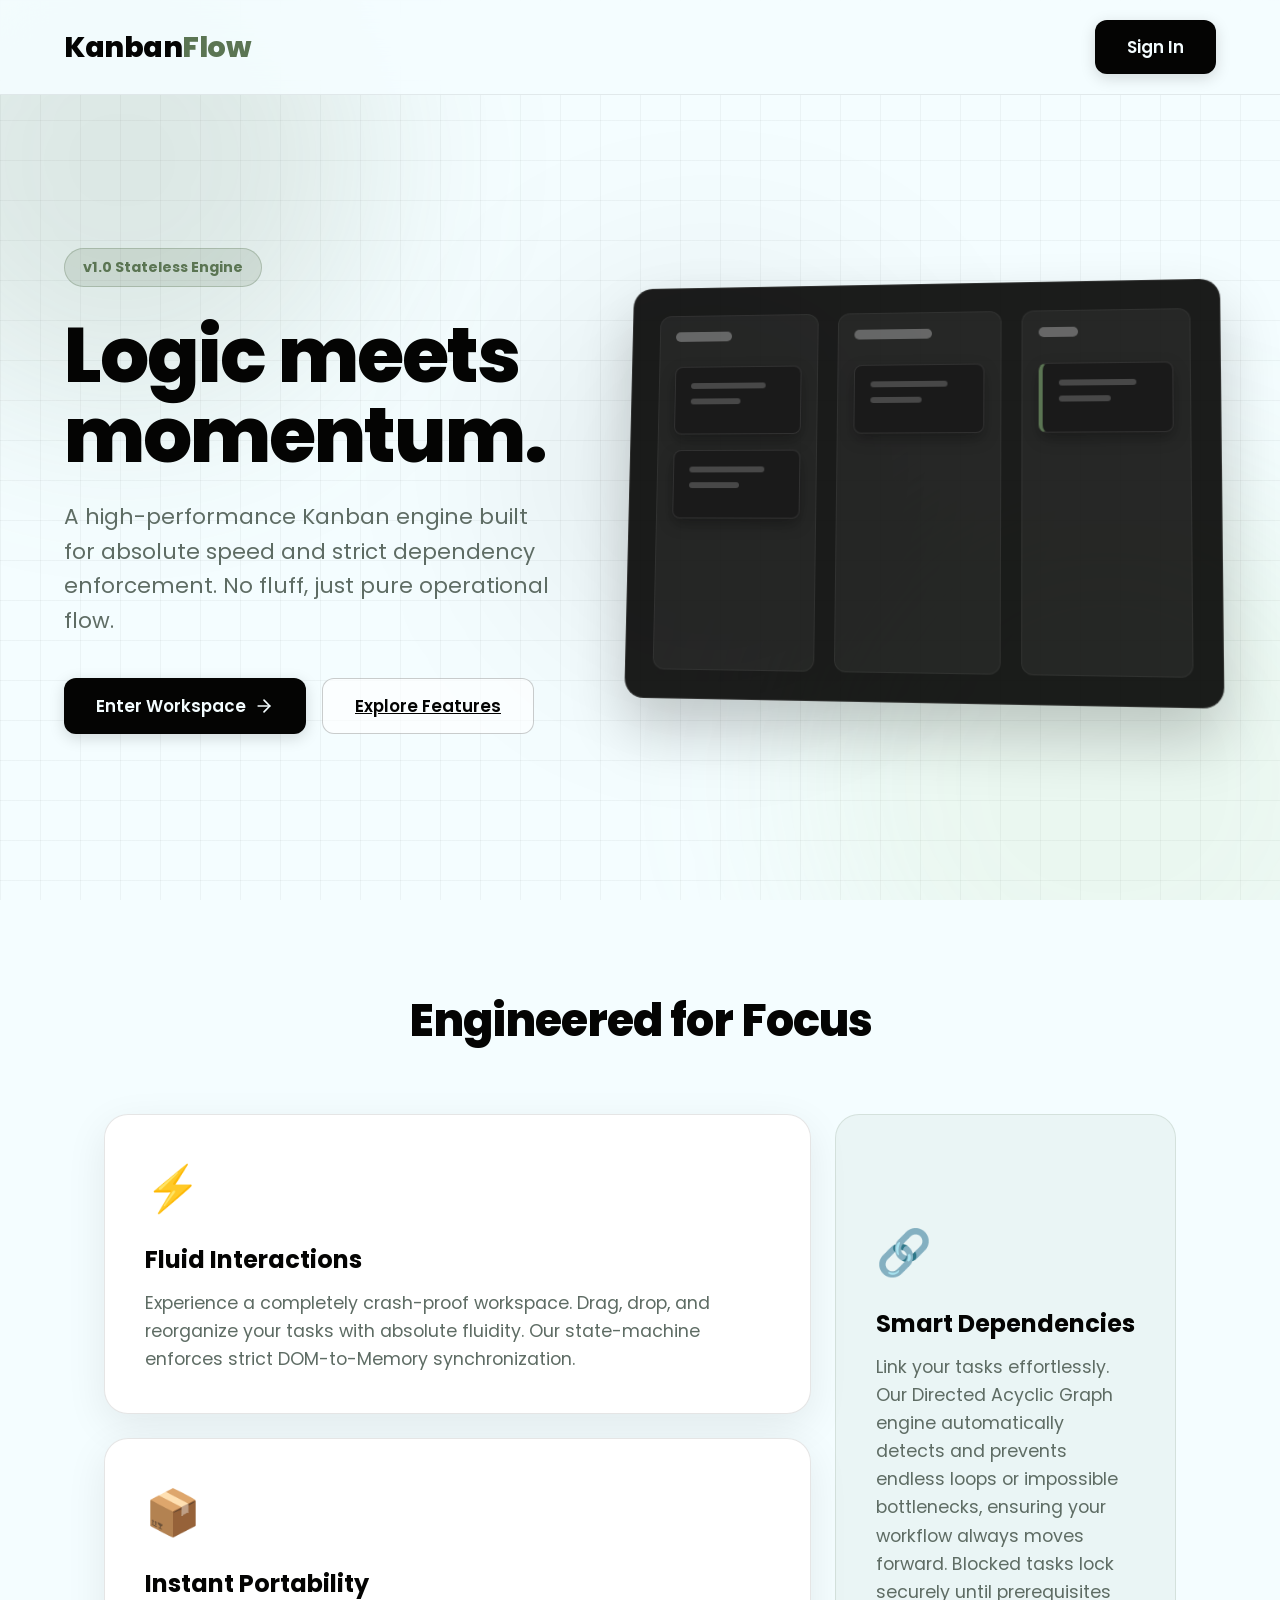
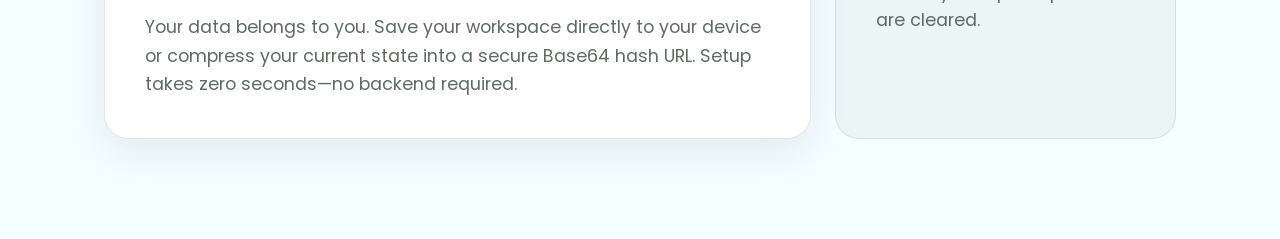
<file: index.html>
<!DOCTYPE html>
<html lang="en">
<head>
    <meta charset="UTF-8">
    <meta name="viewport" content="width=device-width, initial-scale=1.0">
    <title>KanbanFlow | Master Your Workflow</title>
    <link href="https://fonts.googleapis.com/css2?family=Poppins:wght@300;400;500;600;700;800&display=swap" rel="stylesheet">
    
    <style>
        /* ==========================================
           1. CORE VARIABLES & RESET
           ========================================== */
        :root {
            --bg-main: #F4FDFF; 
            --text-main: #040403; 
            --text-muted: #5e6c64;
            --accent: #5B7553; 
            --accent-hover: #455a3f; 
            --error: #e74c3c;
            --glass-bg: rgba(255, 255, 255, 0.6);
            --glass-border: rgba(4, 4, 3, 0.1); 
            --shadow: 0 12px 40px 0 rgba(4, 4, 3, 0.08);
        }

        * { box-sizing: border-box; margin: 0; padding: 0; font-family: 'Poppins', sans-serif; }
        
        body { 
            background-color: var(--bg-main); 
            color: var(--text-main); 
            overflow-x: hidden; 
            min-height: 100vh;
            position: relative;
        }

        /* ==========================================
           2. TEXTURED HARDWARE-ACCELERATED BACKGROUND
           ========================================== */
        .ambient-bg {
            position: fixed; top: 0; left: 0; width: 100vw; height: 100vh;
            z-index: -1; overflow: hidden; pointer-events: none;
            background-color: var(--bg-main);
            background-image: 
                linear-gradient(rgba(4, 4, 3, 0.04) 1px, transparent 1px),
                linear-gradient(90deg, rgba(4, 4, 3, 0.04) 1px, transparent 1px);
            background-size: 40px 40px;
        }

        .orb {
            position: absolute; border-radius: 50%; filter: blur(90px);
            animation: float 20s infinite ease-in-out alternate;
        }

        .orb-1 { width: 500px; height: 500px; background: rgba(91, 117, 83, 0.15); top: -10%; left: -10%; animation-delay: 0s; }
        .orb-2 { width: 600px; height: 600px; background: rgba(144, 190, 109, 0.1); bottom: -20%; right: -10%; animation-delay: -5s; }
        .orb-3 { width: 400px; height: 400px; background: rgba(4, 4, 3, 0.06); top: 30%; left: 40%; animation-duration: 25s; }

        @keyframes float {
            0% { transform: translate(0, 0) scale(1); }
            50% { transform: translate(40px, 20px) scale(1.05); }
            100% { transform: translate(-20px, 40px) scale(0.95); }
        }

        /* ==========================================
           3. UI COMPONENTS & GLASSMORPHISM
           ========================================== */
        .glass-panel {
            background: var(--glass-bg);
            backdrop-filter: blur(16px);
            -webkit-backdrop-filter: blur(16px);
            border: 1px solid var(--glass-border);
            box-shadow: var(--shadow);
        }

        nav {
            display: flex; justify-content: space-between; align-items: center;
            padding: 20px 5%; position: sticky; top: 0; z-index: 100;
            background: rgba(244, 253, 255, 0.9);
            backdrop-filter: blur(20px);
            border-bottom: 1px solid rgba(4, 4, 3, 0.08);
            animation: slideDown 0.8s cubic-bezier(0.16, 1, 0.3, 1);
        }

        .logo { font-size: 1.8rem; font-weight: 800; letter-spacing: -0.5px; }
        .logo span { color: var(--accent); }

        .btn {
            padding: 14px 32px; border-radius: 12px; font-weight: 600; cursor: pointer;
            transition: all 0.3s cubic-bezier(0.16, 1, 0.3, 1); border: none; font-size: 1.05rem; outline: none;
            display: inline-flex; align-items: center; gap: 8px;
        }

        .btn-solid { 
            background: var(--text-main); color: var(--bg-main); 
            box-shadow: 0 4px 15px rgba(0,0,0,0.15);
        }
        .btn-solid:hover { 
            background: var(--accent); transform: translateY(-3px); 
            box-shadow: 0 12px 25px rgba(91, 117, 83, 0.3); 
        }

        .btn-outline { 
            background: var(--glass-bg); border: 1px solid rgba(4, 4, 3, 0.2); 
            color: var(--text-main); backdrop-filter: blur(10px);
        }
        .btn-outline:hover { background: rgba(4, 4, 3, 0.08); transform: translateY(-3px); }

        /* ==========================================
           4. HERO SECTION & HIGH-CONTRAST VISUAL
           ========================================== */
        .hero {
            display: flex; align-items: center; justify-content: space-between;
            min-height: 88vh; padding: 0 5%; max-width: 1500px; margin: 0 auto; gap: 60px;
        }

        .hero-content { flex: 1; max-width: 650px; }

        .hero-badge {
            display: inline-block; padding: 8px 18px; background: rgba(91, 117, 83, 0.15);
            color: var(--accent); border-radius: 30px; font-size: 0.9rem; font-weight: 700;
            margin-bottom: 28px; border: 1px solid rgba(91, 117, 83, 0.3);
            opacity: 0; animation: fadeUp 1s cubic-bezier(0.16, 1, 0.3, 1) forwards 0.1s;
        }

        .hero h1 {
            font-size: clamp(3.5rem, 6vw, 6rem); line-height: 1.05; font-weight: 800;
            letter-spacing: -2px; margin-bottom: 24px; color: var(--text-main);
            opacity: 0; animation: fadeUp 1s cubic-bezier(0.16, 1, 0.3, 1) forwards 0.2s;
        }

        .hero p {
            font-size: 1.35rem; color: var(--text-muted); margin-bottom: 40px; font-weight: 400; line-height: 1.6;
            opacity: 0; animation: fadeUp 1s cubic-bezier(0.16, 1, 0.3, 1) forwards 0.4s;
        }

        .hero-actions {
            display: flex; gap: 16px; flex-wrap: wrap;
            opacity: 0; animation: fadeUp 1s cubic-bezier(0.16, 1, 0.3, 1) forwards 0.6s;
        }

        .hero-visual {
            flex: 1.2; display: flex; justify-content: center; position: relative;
            opacity: 0; animation: fadeUp 1s cubic-bezier(0.16, 1, 0.3, 1) forwards 0.5s;
        }

        .abstract-board {
            width: 100%; max-width: 650px; height: 420px; border-radius: 20px;
            display: flex; gap: 20px; padding: 28px; 
            background: rgba(4, 4, 3, 0.9); 
            backdrop-filter: blur(20px);
            border: 1px solid rgba(255, 255, 255, 0.1); 
            box-shadow: 0 30px 60px rgba(0,0,0,0.2);
            transform: perspective(1200px) rotateY(-6deg) rotateX(4deg);
            transition: transform 0.5s ease, box-shadow 0.5s ease;
        }
        .abstract-board:hover { 
            transform: perspective(1200px) rotateY(0deg) rotateX(0deg); 
            box-shadow: 0 40px 80px rgba(0,0,0,0.3);
        }

        .ab-col {
            flex: 1; background: rgba(255, 255, 255, 0.05); border-radius: 12px;
            border: 1px solid rgba(255, 255, 255, 0.05); padding: 16px;
            display: flex; flex-direction: column; gap: 16px;
        }

        .ab-header { height: 10px; width: 45%; background: rgba(255, 255, 255, 0.3); border-radius: 5px; margin-bottom: 10px; }

        .ab-card {
            height: 70px; background: #1a1a1a; border-radius: 8px; border: 1px solid rgba(255, 255, 255, 0.1);
            box-shadow: 0 6px 15px rgba(0,0,0,0.3); position: relative;
            animation: cardFloat 4s infinite ease-in-out;
        }

        .ab-card::after { content: ''; position: absolute; top: 16px; left: 16px; width: 60%; height: 6px; background: rgba(255, 255, 255, 0.2); border-radius: 3px; }
        .ab-card::before { content: ''; position: absolute; top: 32px; left: 16px; width: 40%; height: 6px; background: rgba(255, 255, 255, 0.2); border-radius: 3px; }

        .ab-card:nth-child(2) { animation-delay: -1s; }
        .ab-card:nth-child(3) { animation-delay: -2s; }
        .ab-col:nth-child(2) .ab-card:first-of-type { border-left: 4px solid var(--error); } 
        .ab-col:nth-child(3) .ab-card { border-left: 4px solid var(--accent); } 

        @keyframes cardFloat { 0%, 100% { transform: translateY(0); } 50% { transform: translateY(-6px); } }
        @keyframes slideDown { from { transform: translateY(-100%); opacity: 0; } to { transform: translateY(0); opacity: 1; } }
        @keyframes fadeUp { from { transform: translateY(30px); opacity: 0; } to { transform: translateY(0); opacity: 1; } }

        /* ==========================================
           5. BENTO BOX FEATURES GRID
           ========================================== */
        .features { padding: 100px 5%; max-width: 1200px; margin: 0 auto; }
        .features-header { text-align: center; margin-bottom: 60px; }
        .features-header h2 { font-size: 2.8rem; font-weight: 800; margin-bottom: 10px; letter-spacing: -1px;}

        .bento-grid {
            display: grid;
            grid-template-columns: repeat(3, 1fr);
            grid-template-rows: repeat(2, minmax(220px, auto));
            gap: 24px;
        }

        .bento-card {
            padding: 40px; border-radius: 24px; transition: all 0.4s cubic-bezier(0.16, 1, 0.3, 1);
            opacity: 0; transform: translateY(40px);
            display: flex; flex-direction: column; justify-content: center;
        }

        .bento-card.visible { opacity: 1; transform: translateY(0); }
        .bento-card:hover { transform: translateY(-5px); box-shadow: 0 20px 40px rgba(4, 4, 3, 0.08); border-color: var(--accent); }

        .card-main { grid-column: span 2; grid-row: span 1; background: #fff; }
        .card-tall { grid-column: span 1; grid-row: span 2; background: rgba(91, 117, 83, 0.06); border: 1px solid rgba(91, 117, 83, 0.15); }
        .card-wide { grid-column: span 2; grid-row: span 1; background: #fff; }

        .card-icon { font-size: 2.8rem; margin-bottom: 20px; }
        .bento-card h3 { font-size: 1.5rem; font-weight: 700; margin-bottom: 12px; color: var(--text-main); }
        .bento-card p { font-size: 1.1rem; color: var(--text-muted); line-height: 1.6; }

        /* ==========================================
           6. NATIVE DIALOG (PSEUDO-LOGIN)
           ========================================== */
        dialog {
            margin: auto; border: 1px solid var(--glass-border); border-radius: 24px;
            padding: 40px; width: 90%; max-width: 420px; background: rgba(255, 255, 255, 0.95);
            box-shadow: 0 25px 50px -12px rgba(0, 0, 0, 0.3);
            transition: opacity 0.3s ease, transform 0.3s ease;
        }

        dialog[open] { animation: modalPop 0.4s cubic-bezier(0.16, 1, 0.3, 1) forwards; }
        dialog::backdrop { background: rgba(4, 4, 3, 0.5); backdrop-filter: blur(8px); animation: fadeIn 0.3s forwards; }

        @keyframes modalPop { from { transform: scale(0.95) translateY(20px); opacity: 0; } to { transform: scale(1) translateY(0); opacity: 1; } }
        @keyframes fadeIn { from { opacity: 0; } to { opacity: 1; } }

        .modal-header { margin-bottom: 30px; text-align: center; }
        .modal-header h2 { font-size: 1.8rem; font-weight: 700; margin-bottom: 5px; color: var(--text-main); }

        .input-group { margin-bottom: 20px; text-align: left; }
        .input-group label { display: block; font-size: 0.95rem; font-weight: 600; margin-bottom: 8px; color: var(--text-muted); }
        .input-group input {
            width: 100%; padding: 14px; border-radius: 10px; border: 2px solid rgba(4,4,3,0.15);
            background: rgba(255,255,255,0.8); font-size: 1.05rem; color: var(--text-main);
            transition: all 0.3s ease; outline: none;
        }
        .input-group input:focus { border-color: var(--accent); background: #fff; box-shadow: 0 0 0 4px rgba(91, 117, 83, 0.15); }

        .dialog-actions { display: flex; flex-direction: column; gap: 12px; margin-top: 30px; }
        .dialog-actions .btn { width: 100%; justify-content: center; }

        /* ==========================================
           7. MOBILE RESPONSIVENESS
           ========================================== */
        @media (max-width: 900px) {
            .hero { flex-direction: column; text-align: center; justify-content: center; padding-top: 60px; }
            .hero-actions { justify-content: center; }
            .abstract-board { transform: none; margin-top: 40px; }
            .abstract-board:hover { transform: none; }
            .bento-grid { grid-template-columns: 1fr; }
            .card-main, .card-tall, .card-wide { grid-column: span 1; grid-row: span 1; }
        }
    </style>
</head>
<body>

    <div class="ambient-bg">
        <div class="orb orb-1"></div>
        <div class="orb orb-2"></div>
        <div class="orb orb-3"></div>
    </div>

    <nav>
        <div class="logo">Kanban<span>Flow</span></div>
        <button class="btn btn-solid" onclick="openLogin()">Sign In</button>
    </nav>

    <section class="hero">
        <div class="hero-content">
            <span class="hero-badge">v1.0 Stateless Engine</span>
            <h1>Logic meets momentum.</h1>
            <p>A high-performance Kanban engine built for absolute speed and strict dependency enforcement. No fluff, just pure operational flow.</p>
            <div class="hero-actions">
                <button class="btn btn-solid" onclick="openLogin()">
                    Enter Workspace 
                    <svg width="20" height="20" viewBox="0 0 24 24" fill="none" stroke="currentColor" stroke-width="2" stroke-linecap="round" stroke-linejoin="round"><line x1="5" y1="12" x2="19" y2="12"></line><polyline points="12 5 19 12 12 19"></polyline></svg>
                </button>
                <a href="#features" class="btn btn-outline">Explore Features</a>
            </div>
        </div>
        
        <div class="hero-visual">
            <div class="abstract-board">
                <div class="ab-col">
                    <div class="ab-header"></div>
                    <div class="ab-card"></div>
                    <div class="ab-card"></div>
                </div>
                <div class="ab-col">
                    <div class="ab-header" style="width: 60%;"></div>
                    <div class="ab-card"></div>
                </div>
                <div class="ab-col">
                    <div class="ab-header" style="width: 30%;"></div>
                    <div class="ab-card"></div>
                </div>
            </div>
        </div>
    </section>

    <section id="features" class="features">
        <div class="features-header">
            <h2>Engineered for Focus</h2>
        </div>
        
        <div class="bento-grid">
            <div class="bento-card card-main glass-panel observe-me">
                <div class="card-icon">⚡</div>
                <h3>Fluid Interactions</h3>
                <p>Experience a completely crash-proof workspace. Drag, drop, and reorganize your tasks with absolute fluidity. Our state-machine enforces strict DOM-to-Memory synchronization.</p>
            </div>

            <div class="bento-card card-tall observe-me" style="transition-delay: 0.1s;">
                <div class="card-icon">🔗</div>
                <h3>Smart Dependencies</h3>
                <p>Link your tasks effortlessly. Our Directed Acyclic Graph engine automatically detects and prevents endless loops or impossible bottlenecks, ensuring your workflow always moves forward. Blocked tasks lock securely until prerequisites are cleared.</p>
            </div>

            <div class="bento-card card-wide glass-panel observe-me" style="transition-delay: 0.2s;">
                <div class="card-icon">📦</div>
                <h3>Instant Portability</h3>
                <p>Your data belongs to you. Save your workspace directly to your device or compress your current state into a secure Base64 hash URL. Setup takes zero seconds—no backend required.</p>
            </div>
        </div>
    </section>

    <dialog id="loginModal" class="glass-panel">
        <form id="loginForm">
            <div class="modal-header">
                <h2>Welcome Back</h2>
                <p style="color: var(--text-muted); font-size: 0.9rem;">Initialize your local session.</p>
            </div>
            
            <div class="input-group">
                <label for="username">Username</label>
                <input type="text" id="username" placeholder="Enter any username" required autocomplete="off">
            </div>
            
            <div class="input-group">
                <label for="password">Password</label>
                <input type="password" id="password" placeholder="••••••••" required>
            </div>

            <div class="dialog-actions">
                <button type="submit" class="btn btn-solid">Initialize Engine</button>
                <button type="button" class="btn btn-outline" onclick="closeLogin()">Cancel</button>
            </div>
        </form>
    </dialog>

    <script>
        // Intersection Observer for Scroll Animations
        const observerOptions = { root: null, rootMargin: '0px', threshold: 0.2 };
        const observer = new IntersectionObserver((entries, observer) => {
            entries.forEach(entry => {
                if (entry.isIntersecting) {
                    entry.target.classList.add('visible');
                    observer.unobserve(entry.target); 
                }
            });
        }, observerOptions);
        document.querySelectorAll('.observe-me').forEach(el => observer.observe(el));

        // Modal Logic
        const modal = document.getElementById('loginModal');
        const form = document.getElementById('loginForm');

        function openLogin() {
            modal.showModal();
            setTimeout(() => document.getElementById('username').focus(), 50);
        }

        function closeLogin() {
            modal.close();
            form.reset();
        }

        modal.addEventListener('click', (e) => {
            const dialogDimensions = modal.getBoundingClientRect();
            if (e.clientX < dialogDimensions.left || e.clientX > dialogDimensions.right || 
                e.clientY < dialogDimensions.top || e.clientY > dialogDimensions.bottom) {
                closeLogin();
            }
        });

        form.addEventListener('submit', (e) => {
            e.preventDefault(); 
            const submitBtn = form.querySelector('button[type="submit"]');
            submitBtn.innerHTML = "Booting Engine... <svg width='20' height='20' viewBox='0 0 24 24' fill='none' stroke='currentColor' stroke-width='2' stroke-linecap='round' stroke-linejoin='round'><polyline points='20 6 9 17 4 12'></polyline></svg>";
            submitBtn.style.background = "var(--accent)";
            
            // UPDATED: Strict relative path to the newly renamed workspace file
            setTimeout(() => { window.location.href = './workspace.html'; }, 600);
        });
    </script>
</body>
</html>
</file>
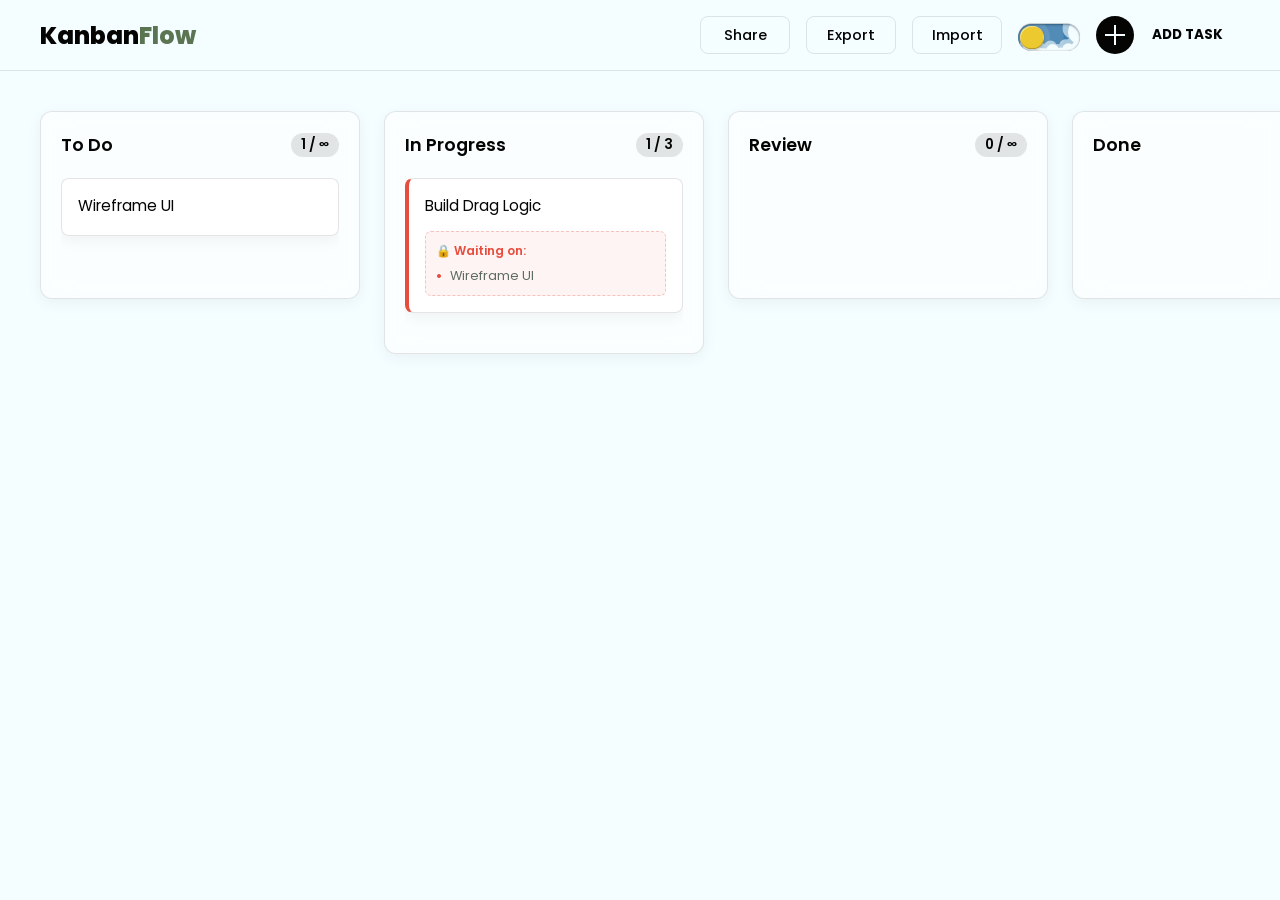
<file: workspace.html>
<!DOCTYPE html>
<html lang="en">
<head>
    <meta charset="UTF-8">
    <meta name="viewport" content="width=device-width, initial-scale=1.0">
    <title>KanbanFlow | Workspace</title>
    <link rel="stylesheet" href="./index.css">
</head>
<body>
    
    <header class="top-nav glass-panel">
        <div class="logo">Kanban<span>Flow</span></div>
        <div class="nav-actions">
            
            <button id="share-btn" class="io-btn" title="Copy Link">
                <div class="io-btn-wrapper">
                  <div class="io-text">Share</div>
                    <span class="io-icon">
                      <svg xmlns="http://www.w3.org/2000/svg" width="1.5em" height="1.5em" viewBox="0 0 24 24" fill="none" stroke="currentColor" stroke-width="2" stroke-linecap="round" stroke-linejoin="round">
                        <circle cx="18" cy="5" r="3"></circle>
                        <circle cx="6" cy="12" r="3"></circle>
                        <circle cx="18" cy="19" r="3"></circle>
                        <line x1="8.59" y1="13.51" x2="15.42" y2="17.49"></line>
                        <line x1="15.41" y1="6.51" x2="8.59" y2="10.49"></line>
                      </svg>
                    </span>
                  </div>
            </button>

            <button id="export-btn" class="io-btn" title="Save Board">
                <div class="io-btn-wrapper">
                  <div class="io-text">Export</div>
                    <span class="io-icon">
                      <svg xmlns="http://www.w3.org/2000/svg" aria-hidden="true" role="img" width="1.5em" height="1.5em" preserveAspectRatio="xMidYMid meet" viewBox="0 0 24 24"><path fill="none" stroke="currentColor" stroke-linecap="round" stroke-linejoin="round" stroke-width="2" d="M12 15V3m0 12l-4-4m4 4l4-4M2 17l.621 2.485A2 2 0 0 0 4.561 21h14.878a2 2 0 0 0 1.94-1.515L22 17"></path></svg>
                    </span>
                  </div>
            </button>

            <button id="import-btn-trigger" class="io-btn" title="Load Board">
                <div class="io-btn-wrapper">
                  <div class="io-text">Import</div>
                    <span class="io-icon">
                      <svg xmlns="http://www.w3.org/2000/svg" aria-hidden="true" role="img" width="1.5em" height="1.5em" preserveAspectRatio="xMidYMid meet" viewBox="0 0 24 24"><path fill="none" stroke="currentColor" stroke-linecap="round" stroke-linejoin="round" stroke-width="2" d="M12 3v12m0-12l-4 4m4-4l4 4M2 17l.621 2.485A2 2 0 0 0 4.561 21h14.878a2 2 0 0 0 1.94-1.515L22 17"></path></svg>
                    </span>
                  </div>
            </button>
            <input type="file" id="import-input" accept=".json" style="display: none;">

            <label class="theme-switch" title="Toggle Dark Mode">
                <input type="checkbox" id="theme-toggle" class="theme-switch__checkbox">
                <div class="theme-switch__container">
                  <div class="theme-switch__clouds"></div>
                  <div class="theme-switch__stars-container">
                    <svg xmlns="http://www.w3.org/2000/svg" viewBox="0 0 144 55" fill="none"><path fill-rule="evenodd" clip-rule="evenodd" d="M135.831 3.00688C135.055 3.85027 134.111 4.29946 133 4.35447C134.111 4.40947 135.055 4.85867 135.831 5.71123C136.607 6.55462 136.996 7.56303 136.996 8.72727C136.996 7.95722 137.172 7.25134 137.525 6.59129C137.886 5.93124 138.372 5.39954 138.98 5.00535C139.598 4.60199 140.268 4.39114 141 4.35447C139.88 4.2903 138.936 3.85027 138.16 3.00688C137.384 2.16348 136.996 1.16425 136.996 0C136.996 1.16425 136.607 2.16348 135.831 3.00688ZM31 23.3545C32.1114 23.2995 33.0551 22.8503 33.8313 22.0069C34.6075 21.1635 34.9956 20.1642 34.9956 19C34.9956 20.1642 35.3837 21.1635 36.1599 22.0069C36.9361 22.8503 37.8798 23.2903 39 23.3545C38.2679 23.3911 37.5976 23.602 36.9802 24.0053C36.3716 24.3995 35.8864 24.9312 35.5248 25.5913C35.172 26.2513 34.9956 26.9572 34.9956 27.7273C34.9956 26.563 34.6075 25.5546 33.8313 24.7112C33.0551 23.8587 32.1114 23.4095 31 23.3545ZM0 36.3545C1.11136 36.2995 2.05513 35.8503 2.83131 35.0069C3.6075 34.1635 3.99559 33.1642 3.99559 32C3.99559 33.1642 4.38368 34.1635 5.15987 35.0069C5.93605 35.8503 6.87982 36.2903 8 36.3545C7.26792 36.3911 6.59757 36.602 5.98015 37.0053C5.37155 37.3995 4.88644 37.9312 4.52481 38.5913C4.172 39.2513 3.99559 39.9572 3.99559 40.7273C3.99559 39.563 3.6075 38.5546 2.83131 37.7112C2.05513 36.8587 1.11136 36.4095 0 36.3545ZM56.8313 24.0069C56.0551 24.8503 55.1114 25.2995 54 25.3545C55.1114 25.4095 56.0551 25.8587 56.8313 26.7112C57.6075 27.5546 57.9956 28.563 57.9956 29.7273C57.9956 28.9572 58.172 28.2513 58.5248 27.5913C58.8864 26.9312 59.3716 26.3995 59.9802 26.0053C60.5976 25.602 61.2679 25.3911 62 25.3545C60.8798 25.2903 59.9361 24.8503 59.1599 24.0069C58.3837 23.1635 57.9956 22.1642 57.9956 21C57.9956 22.1642 57.6075 23.1635 56.8313 24.0069ZM81 25.3545C82.1114 25.2995 83.0551 24.8503 83.8313 24.0069C84.6075 23.1635 84.9956 22.1642 84.9956 21C84.9956 22.1642 85.3837 23.1635 86.1599 24.0069C86.9361 24.8503 87.8798 25.2903 89 25.3545C88.2679 25.3911 87.5976 25.602 86.9802 26.0053C86.3716 26.3995 85.8864 26.9312 85.5248 27.5913C85.172 28.2513 84.9956 28.9572 84.9956 29.7273C84.9956 28.563 84.6075 27.5546 83.8313 26.7112C83.0551 25.8587 82.1114 25.4095 81 25.3545ZM136 36.3545C137.111 36.2995 138.055 35.8503 138.831 35.0069C139.607 34.1635 139.996 33.1642 139.996 32C139.996 33.1642 140.384 34.1635 141.16 35.0069C141.936 35.8503 142.88 36.2903 144 36.3545C143.268 36.3911 142.598 36.602 141.98 37.0053C141.372 37.3995 140.886 37.9312 140.525 38.5913C140.172 39.2513 139.996 39.9572 139.996 40.7273C139.996 39.563 139.607 38.5546 138.831 37.7112C138.055 36.8587 137.111 36.4095 136 36.3545ZM101.831 49.0069C101.055 49.8503 100.111 50.2995 99 50.3545C100.111 50.4095 101.055 50.8587 101.831 51.7112C102.607 52.5546 102.996 53.563 102.996 54.7273C102.996 53.9572 103.172 53.2513 103.525 52.5913C103.886 51.9312 104.372 51.3995 104.98 51.0053C105.598 50.602 106.268 50.3911 107 50.3545C105.88 50.2903 104.936 49.8503 104.16 49.0069C103.384 48.1635 102.996 47.1642 102.996 46C102.996 47.1642 102.607 48.1635 101.831 49.0069Z" fill="currentColor"></path></svg>
                  </div>
                  <div class="theme-switch__circle-container">
                    <div class="theme-switch__sun-moon-container">
                      <div class="theme-switch__moon">
                        <div class="theme-switch__spot"></div>
                        <div class="theme-switch__spot"></div>
                        <div class="theme-switch__spot"></div>
                      </div>
                    </div>
                  </div>
                </div>
            </label>

            <button id="add-task-trigger" class="add-task-btn">
                <span class="circle" aria-hidden="true"><span class="icon plus"></span></span>
                <span class="button-text">Add Task</span>
            </button>
            
        </div>
    </header>

    <main id="board-container"></main>

    <div id="link-overlay" class="hidden">
        <div class="link-instructions">Select a task to link as a dependency. Press ESC to cancel.</div>
    </div>

    <div id="task-modal" class="modal-overlay hidden">
        <div class="modal-content glass-panel">
            <h2>Create New Task</h2>
            <input type="text" id="new-task-input" placeholder="What needs to be done?" autocomplete="off">
            <div class="modal-actions">
                <button id="cancel-task-btn" class="simple-btn">Cancel</button>
                <button id="submit-task-btn" class="solid-btn">Submit</button>
            </div>
        </div>
    </div>

    <div id="wip-modal" class="modal-overlay hidden">
        <div class="modal-content glass-panel">
            <h2>Set WIP Limit</h2>
            <input type="number" id="wip-input" placeholder="Enter limit (leave empty to clear)" autocomplete="off" min="1">
            <div class="modal-actions">
                <button id="cancel-wip-btn" class="simple-btn">Cancel</button>
                <button id="submit-wip-btn" class="solid-btn">Save</button>
            </div>
        </div>
    </div>

    <div id="toast-container"></div>

    <script src="./index.js"></script>
</body>
</html>
</file>
<file: index.css>
@import url('https://fonts.googleapis.com/css2?family=Poppins:wght@300;400;500;600;700&display=swap');

/* ==========================================
   1. VARIABLE ARCHITECTURE 
   ========================================== */
:root {
    --bg-main: #F4FDFF; --text-main: #040403; --text-muted: #5e6c64;
    --nav-bg: rgba(244, 253, 255, 0.85); --col-bg: rgba(255, 255, 255, 0.6);
    --card-bg: #ffffff; --border-color: rgba(4, 4, 3, 0.1);
    --accent: #5B7553; --accent-hover: #455a3f; --error: #e74c3c;
    --shadow-rest: 0 4px 15px rgba(4, 4, 3, 0.05);
    --shadow-drag: 0 20px 25px rgba(4, 4, 3, 0.15);
}

[data-theme="dark"] {
    --bg-main: #040403; --text-main: #F4FDFF; --text-muted: #9faea4;
    --nav-bg: rgba(4, 4, 3, 0.85); --col-bg: rgba(30, 30, 30, 0.6);
    --card-bg: #161616; --border-color: rgba(244, 253, 255, 0.1);
    --accent: #5B7553; --accent-hover: #6d8c63; --error: #ff6b6b;
    --shadow-rest: 0 4px 15px rgba(0,0,0,0.6);
    --shadow-drag: 0 20px 25px rgba(0,0,0,0.9);
}

* { box-sizing: border-box; margin: 0; padding: 0; font-family: 'Poppins', sans-serif; }
body { display: flex; flex-direction: column; height: 100vh; overflow: hidden; background-color: var(--bg-main); color: var(--text-main); transition: background-color 0.4s ease, color 0.4s ease; }
::-webkit-scrollbar { width: 8px; height: 8px; }
::-webkit-scrollbar-track { background: transparent; }
::-webkit-scrollbar-thumb { background: var(--border-color); border-radius: 4px; }
.glass-panel { backdrop-filter: blur(15px); -webkit-backdrop-filter: blur(15px); border-bottom: 1px solid var(--border-color); }

/* ==========================================
   2. TOP NAVIGATION & ALIGNED BUTTONS
   ========================================== */
.top-nav { display: flex; justify-content: space-between; align-items: center; padding: 16px 40px; background: var(--nav-bg); z-index: 100; }
.logo { font-size: 1.5rem; font-weight: 800; color: var(--text-main); }
.logo span { color: var(--accent); }
.nav-actions { display: flex; align-items: center; gap: 16px; flex-wrap: wrap; }

/* Mathematically aligned Import/Export Buttons */
.io-btn {
  --width: 90px; 
  --height: 38px; 
  width: var(--width); 
  height: var(--height); 
  background: transparent;
  position: relative; 
  text-align: center; 
  border-radius: 8px;
  border: 1px solid var(--border-color); 
  font-family: inherit; 
  cursor: pointer;
  transition: background 0.3s, border-color 0.3s; 
  outline: none; 
  padding: 0;
  overflow: hidden;
  display: inline-block;
  vertical-align: middle;
}

.io-btn-wrapper { position: absolute; inset: 0; width: 100%; height: 100%; }
.io-text, .io-icon { position: absolute; inset: 0; width: 100%; height: 100%; display: flex; align-items: center; justify-content: center; color: var(--text-main); transition: transform 0.4s cubic-bezier(0.68, -0.55, 0.265, 1.55); }
.io-text { transform: translateY(0); font-size: 0.9rem; font-weight: 500; }
.io-icon { transform: translateY(100%); }
.io-icon svg { width: 20px; height: 20px; display: block; }

.io-btn:hover { background: var(--accent); border-color: var(--accent); }
.io-btn:hover .io-text { transform: translateY(-100%); }
.io-btn:hover .io-icon { transform: translateY(0); color: #F4FDFF; }

/* Fixed Add Task Animated Button */
.add-task-btn { 
    position: relative; display: inline-flex; align-items: center; cursor: pointer; outline: none; border: 0; 
    background: transparent; width: 9rem; height: 38px; text-decoration: none; font-family: inherit; 
    vertical-align: middle;
}
.add-task-btn .circle { 
    transition: all 0.45s cubic-bezier(0.65, 0, 0.076, 1); position: absolute; display: block; 
    margin: 0; width: 38px; height: 38px; background: var(--text-main); border-radius: 50px; 
    left: 0; top: 0; 
}
.add-task-btn .circle .icon.plus { 
    transition: transform 0.45s cubic-bezier(0.65, 0, 0.076, 1); position: absolute; 
    top: 0; bottom: 0; left: 0; right: 0;
    margin: auto; width: 1.2rem; height: 1.2rem; 
}
.add-task-btn .circle .icon.plus::before, .add-task-btn .circle .icon.plus::after { 
    content: ""; position: absolute; background: var(--bg-main); top: 0; bottom: 0; left: 0; right: 0; margin: auto; 
}
.add-task-btn .circle .icon.plus::before { width: 1.2rem; height: 0.15rem; }
.add-task-btn .circle .icon.plus::after { width: 0.15rem; height: 1.2rem; }
.add-task-btn .button-text { 
    transition: all 0.45s cubic-bezier(0.65, 0, 0.076, 1); position: absolute; top: 0; bottom: 0; 
    left: 38px; right: 0; 
    padding: 0; margin: 0; color: var(--text-main); font-weight: 700; line-height: 38px; 
    text-align: center; text-transform: uppercase; font-size: 0.85rem; 
}

.add-task-btn:hover .circle { width: 100%; background: var(--text-main); }
.add-task-btn:hover .icon.plus { transform: rotate(90deg); }
.add-task-btn:hover .button-text { opacity: 0; }

.solid-btn { background: var(--accent); color: #F4FDFF; border: none; padding: 10px 20px; border-radius: 8px; cursor: pointer; font-weight: 600; }
.simple-btn { background: transparent; border: 1px solid var(--border-color); color: var(--text-main); padding: 10px 20px; border-radius: 8px; cursor: pointer; font-weight: 500; }

/* ==========================================
   3. THEME SWITCHER
   ========================================== */
.theme-switch { --toggle-size: 11px; --container-width: 5.625em; --container-height: 2.5em; --container-radius: 6.25em; --container-light-bg: #3D7EAE; --container-night-bg: #1D1F2C; --circle-container-diameter: 3.375em; --sun-moon-diameter: 2.125em; --sun-bg: #ECCA2F; --moon-bg: #C4C9D1; --spot-color: #959DB1; --circle-container-offset: calc((var(--circle-container-diameter) - var(--container-height)) / 2 * -1); --stars-color: #fff; --clouds-color: #F3FDFF; --back-clouds-color: #AACADF; --transition: .5s cubic-bezier(0, -0.02, 0.4, 1.25); --circle-transition: .3s cubic-bezier(0, -0.02, 0.35, 1.17); vertical-align: middle; display: inline-block;}
.theme-switch, .theme-switch *, .theme-switch *::before, .theme-switch *::after { box-sizing: border-box; margin: 0; padding: 0; font-size: var(--toggle-size); }
.theme-switch__container { width: var(--container-width); height: var(--container-height); background-color: var(--container-light-bg); border-radius: var(--container-radius); overflow: hidden; cursor: pointer; box-shadow: 0em -0.062em 0.062em rgba(0, 0, 0, 0.25), 0em 0.062em 0.125em rgba(255, 255, 255, 0.94); transition: var(--transition); position: relative; margin-top: 5px; }
.theme-switch__container::before { content: ""; position: absolute; z-index: 1; inset: 0; box-shadow: 0em 0.05em 0.187em rgba(0, 0, 0, 0.25) inset, 0em 0.05em 0.187em rgba(0, 0, 0, 0.25) inset; border-radius: var(--container-radius); }
.theme-switch__checkbox { display: none; }
.theme-switch__circle-container { width: var(--circle-container-diameter); height: var(--circle-container-diameter); background-color: rgba(255, 255, 255, 0.1); position: absolute; left: var(--circle-container-offset); top: var(--circle-container-offset); border-radius: var(--container-radius); box-shadow: inset 0 0 0 3.375em rgba(255, 255, 255, 0.1), 0 0 0 1.25em rgba(255, 255, 255, 0.1); display: flex; transition: var(--circle-transition); pointer-events: none; }
.theme-switch__sun-moon-container { pointer-events: auto; position: relative; z-index: 2; width: var(--sun-moon-diameter); height: var(--sun-moon-diameter); margin: auto; border-radius: var(--container-radius); background-color: var(--sun-bg); box-shadow: 0.062em 0.062em 0.062em 0em rgba(254, 255, 239, 0.61) inset, 0em -0.062em 0.062em 0em #a1872a inset; filter: drop-shadow(0.062em 0.125em 0.125em rgba(0, 0, 0, 0.25)); overflow: hidden; transition: var(--transition); }
.theme-switch__moon { transform: translateX(100%); width: 100%; height: 100%; background-color: var(--moon-bg); border-radius: inherit; box-shadow: 0.062em 0.062em 0.062em 0em rgba(254, 255, 239, 0.61) inset, 0em -0.062em 0.062em 0em #969696 inset; transition: var(--transition); position: relative; }
.theme-switch__spot { position: absolute; top: 0.75em; left: 0.312em; width: 0.75em; height: 0.75em; border-radius: var(--container-radius); background-color: var(--spot-color); box-shadow: 0em 0.0312em 0.062em rgba(0, 0, 0, 0.25) inset; }
.theme-switch__spot:nth-of-type(2) { width: 0.375em; height: 0.375em; top: 0.937em; left: 1.375em; }
.theme-switch__spot:nth-last-of-type(3) { width: 0.25em; height: 0.25em; top: 0.312em; left: 0.812em; }
.theme-switch__clouds { width: 1.25em; height: 1.25em; background-color: var(--clouds-color); border-radius: var(--container-radius); position: absolute; bottom: -0.625em; left: 0.312em; box-shadow: 0.937em 0.312em var(--clouds-color), -0.312em -0.312em var(--back-clouds-color), 1.437em 0.375em var(--clouds-color), 0.5em -0.125em var(--back-clouds-color), 2.187em 0 var(--clouds-color), 1.25em -0.062em var(--back-clouds-color), 2.937em 0.312em var(--clouds-color), 2em -0.312em var(--back-clouds-color), 3.625em -0.062em var(--clouds-color), 2.625em 0em var(--back-clouds-color), 4.5em -0.312em var(--clouds-color), 3.375em -0.437em var(--back-clouds-color), 4.625em -1.75em 0 0.437em var(--clouds-color), 4em -0.625em var(--back-clouds-color), 4.125em -2.125em 0 0.437em var(--back-clouds-color); transition: 0.5s cubic-bezier(0, -0.02, 0.4, 1.25); }
.theme-switch__stars-container { position: absolute; color: var(--stars-color); top: -100%; left: 0.312em; width: 2.75em; height: auto; transition: var(--transition); }
.theme-switch__checkbox:checked + .theme-switch__container { background-color: var(--container-night-bg); }
.theme-switch__checkbox:checked + .theme-switch__container .theme-switch__circle-container { left: calc(100% - var(--circle-container-offset) - var(--circle-container-diameter)); }
.theme-switch__circle-container:hover { left: calc(var(--circle-container-offset) + 0.187em); }
.theme-switch__checkbox:checked + .theme-switch__container .theme-switch__moon { transform: translate(0); }
.theme-switch__checkbox:checked + .theme-switch__container .theme-switch__clouds { bottom: -4.062em; }
.theme-switch__checkbox:checked + .theme-switch__container .theme-switch__stars-container { top: 50%; transform: translateY(-50%); }

/* ==========================================
   4. THE KANBAN ENGINE
   ========================================== */
#board-container { flex: 1; display: flex; gap: 24px; padding: 40px; overflow-x: auto; overflow-y: hidden; align-items: flex-start; }

.column { background: var(--col-bg); backdrop-filter: blur(15px); border: 1px solid var(--border-color); border-radius: 12px; box-shadow: var(--shadow-rest); width: 320px; min-width: 320px; padding: 20px; display: flex; flex-direction: column; max-height: 100%; transition: border-color 0.2s; }
.column.drag-over { border: 2px dashed var(--accent); background: rgba(91, 117, 83, 0.05); }

.column-header { font-weight: 600; font-size: 1.1rem; margin-bottom: 20px; display: flex; justify-content: space-between; align-items: center; }
.column-header span:last-child { background: var(--border-color); font-size: 0.85rem; padding: 2px 10px; border-radius: 20px; color: var(--text-main); }

/* NEW: WIP Limit Interactive Styling */
.wip-limit { cursor: pointer; transition: color 0.2s, transform 0.2s; display: inline-block; user-select: none; }
.wip-limit:hover { color: var(--accent) !important; transform: scale(1.1); box-shadow: 0 0 0 2px var(--accent) inset; }

.card-list { flex: 1; overflow-y: auto; display: flex; flex-direction: column; gap: 12px; min-height: 100px; padding-bottom: 20px; }

.card { background: var(--card-bg); padding: 16px; border-radius: 8px; box-shadow: var(--shadow-rest); border: 1px solid var(--border-color); cursor: grab; font-size: 0.95rem; color: var(--text-main); transition: transform 0.2s, box-shadow 0.2s, border-color 0.2s; position: relative; }
.card-header { display: flex; justify-content: space-between; align-items: flex-start; gap: 10px;}
.card-text { flex: 1; line-height: 1.4; word-break: break-word; }

.card-actions { display: flex; gap: 6px; }
.card-link-btn, .card-delete-btn { background: transparent; border: 1px solid var(--border-color); border-radius: 4px; color: var(--text-muted); padding: 2px 6px; font-size: 0.8rem; cursor: pointer; opacity: 0; transition: opacity 0.2s, background 0.2s, border-color 0.2s, color 0.2s; }

.card:hover .card-link-btn, .card:hover .card-delete-btn { opacity: 1; }
.card-link-btn:hover { background: var(--accent); color: white; border-color: var(--accent); }
.card-delete-btn:hover { background: var(--error); color: white; border-color: var(--error); } 

.mobile-move-btn { display: none; width: 100%; background: var(--border-color); border: none; padding: 8px; margin-top: 10px; border-radius: 4px; color: var(--text-main); cursor: pointer; font-size: 0.85rem; font-weight: 600; transition: background 0.2s;}
.mobile-move-btn:hover { background: var(--accent); color: white; }

body:not(.linking-mode) .card:hover { transform: translateY(-3px); box-shadow: var(--shadow-drag); border-color: var(--accent); }
body:not(.linking-mode) .card:active { cursor: grabbing; transform: scale(0.98); }
.card.is-dragging { opacity: 0.6; transform: rotate(3deg) scale(1.05); box-shadow: var(--shadow-drag); border-color: var(--accent); }

/* Blocker Visualization Styles */
.card.is-blocked { border-left: 4px solid var(--error); }
.dependency-container { margin-top: 12px; background: rgba(231, 76, 60, 0.06); padding: 10px; border-radius: 6px; border: 1px dashed rgba(231, 76, 60, 0.3); }
.dependency-badge { font-size: 0.75rem; color: var(--error); font-weight: 600; display: block; margin-bottom: 6px; }
.blocker-list { list-style-type: none; padding: 0; margin: 0; font-size: 0.8rem; color: var(--text-muted); }
.blocker-list li { position: relative; padding-left: 14px; white-space: nowrap; overflow: hidden; text-overflow: ellipsis; line-height: 1.5; }
.blocker-list li::before { content: "•"; position: absolute; left: 0; color: var(--error); font-weight: bold; }

.card.shake-error { animation: shake 0.4s cubic-bezier(.36,.07,.19,.97) both; }
@keyframes shake { 10%, 90% { transform: translate3d(-2px, 0, 0); } 20%, 80% { transform: translate3d(4px, 0, 0); } 30%, 50%, 70% { transform: translate3d(-6px, 0, 0); } 40%, 60% { transform: translate3d(6px, 0, 0); } }

body.linking-mode { cursor: crosshair; }
body.linking-mode .card { cursor: crosshair; }
body.linking-mode .card:hover:not(.is-link-source) { border-color: var(--accent); background: rgba(91, 117, 83, 0.05); transform: translateY(-2px); }
.card.is-link-source { border-color: var(--accent); box-shadow: 0 0 0 2px var(--accent); animation: pulse-border 1.5s infinite; }
@keyframes pulse-border { 0% { box-shadow: 0 0 0 0 rgba(91, 117, 83, 0.4); } 70% { box-shadow: 0 0 0 10px rgba(91, 117, 83, 0); } 100% { box-shadow: 0 0 0 0 rgba(91, 117, 83, 0); } }

#link-overlay { position: fixed; bottom: 20px; left: 50%; transform: translateX(-50%); background: var(--text-main); color: var(--bg-main); padding: 12px 24px; border-radius: 30px; font-weight: 500; font-size: 0.9rem; z-index: 500; box-shadow: var(--shadow-drag); pointer-events: none; }
#link-overlay.hidden { display: none; }

/* ==========================================
   5. MODAL & TOASTS
   ========================================== */
.modal-overlay { position: fixed; top: 0; left: 0; right: 0; bottom: 0; background: rgba(4, 4, 3, 0.6); backdrop-filter: blur(4px); display: flex; justify-content: center; align-items: center; z-index: 1000; opacity: 1; transition: opacity 0.2s ease; }
.modal-overlay.hidden { opacity: 0; pointer-events: none; }
.modal-content { width: 100%; max-width: 420px; padding: 32px; background: var(--card-bg); border-radius: 16px; box-shadow: var(--shadow-drag); border: 1px solid var(--border-color); transform: translateY(0) scale(1); transition: transform 0.3s cubic-bezier(0.175, 0.885, 0.32, 1.275); }
.modal-overlay.hidden .modal-content { transform: translateY(20px) scale(0.95); }
.modal-content h2 { font-size: 1.2rem; font-weight: 600; margin-bottom: 20px; color: var(--text-main); }
.modal-content input { width: 100%; padding: 14px 16px; border-radius: 8px; border: 1px solid var(--border-color); background: var(--bg-main); color: var(--text-main); font-size: 1rem; margin-bottom: 24px; outline: none; transition: border-color 0.2s, box-shadow 0.2s; }
.modal-content input:focus { border-color: var(--accent); box-shadow: 0 0 0 3px rgba(91, 117, 83, 0.15); }
.modal-actions { display: flex; justify-content: flex-end; gap: 12px; }

#toast-container { position: fixed; bottom: 20px; right: 20px; z-index: 9999; display: flex; flex-direction: column; gap: 10px; }
.toast { padding: 12px 20px; border-radius: 8px; color: white; font-weight: 500; font-size: 0.9rem; box-shadow: var(--shadow-rest); animation: slideInRight 0.3s cubic-bezier(0.175, 0.885, 0.32, 1.275); }
.toast.error { background: var(--error); }
.toast.info { background: #3498db; }
.toast.success { background: var(--accent); }
@keyframes slideInRight { from { transform: translateX(100%); opacity: 0; } to { transform: translateX(0); opacity: 1; } }

/* ==========================================
   6. MOBILE RESPONSIVENESS 
   ========================================== */
@media (max-width: 768px) {
    body { overflow-y: auto; }
    .top-nav { flex-direction: column; gap: 20px; padding: 20px; }
    .nav-actions { justify-content: center; }
    #board-container { flex-direction: column; overflow-x: hidden; overflow-y: visible; padding: 20px; align-items: stretch; height: auto; }
    .column { width: 100%; min-width: 100%; max-height: none; margin-bottom: 20px; }
    .mobile-move-btn { display: block; }
    .card-link-btn, .card-delete-btn { opacity: 1; padding: 6px 12px; } 
}
</file>
